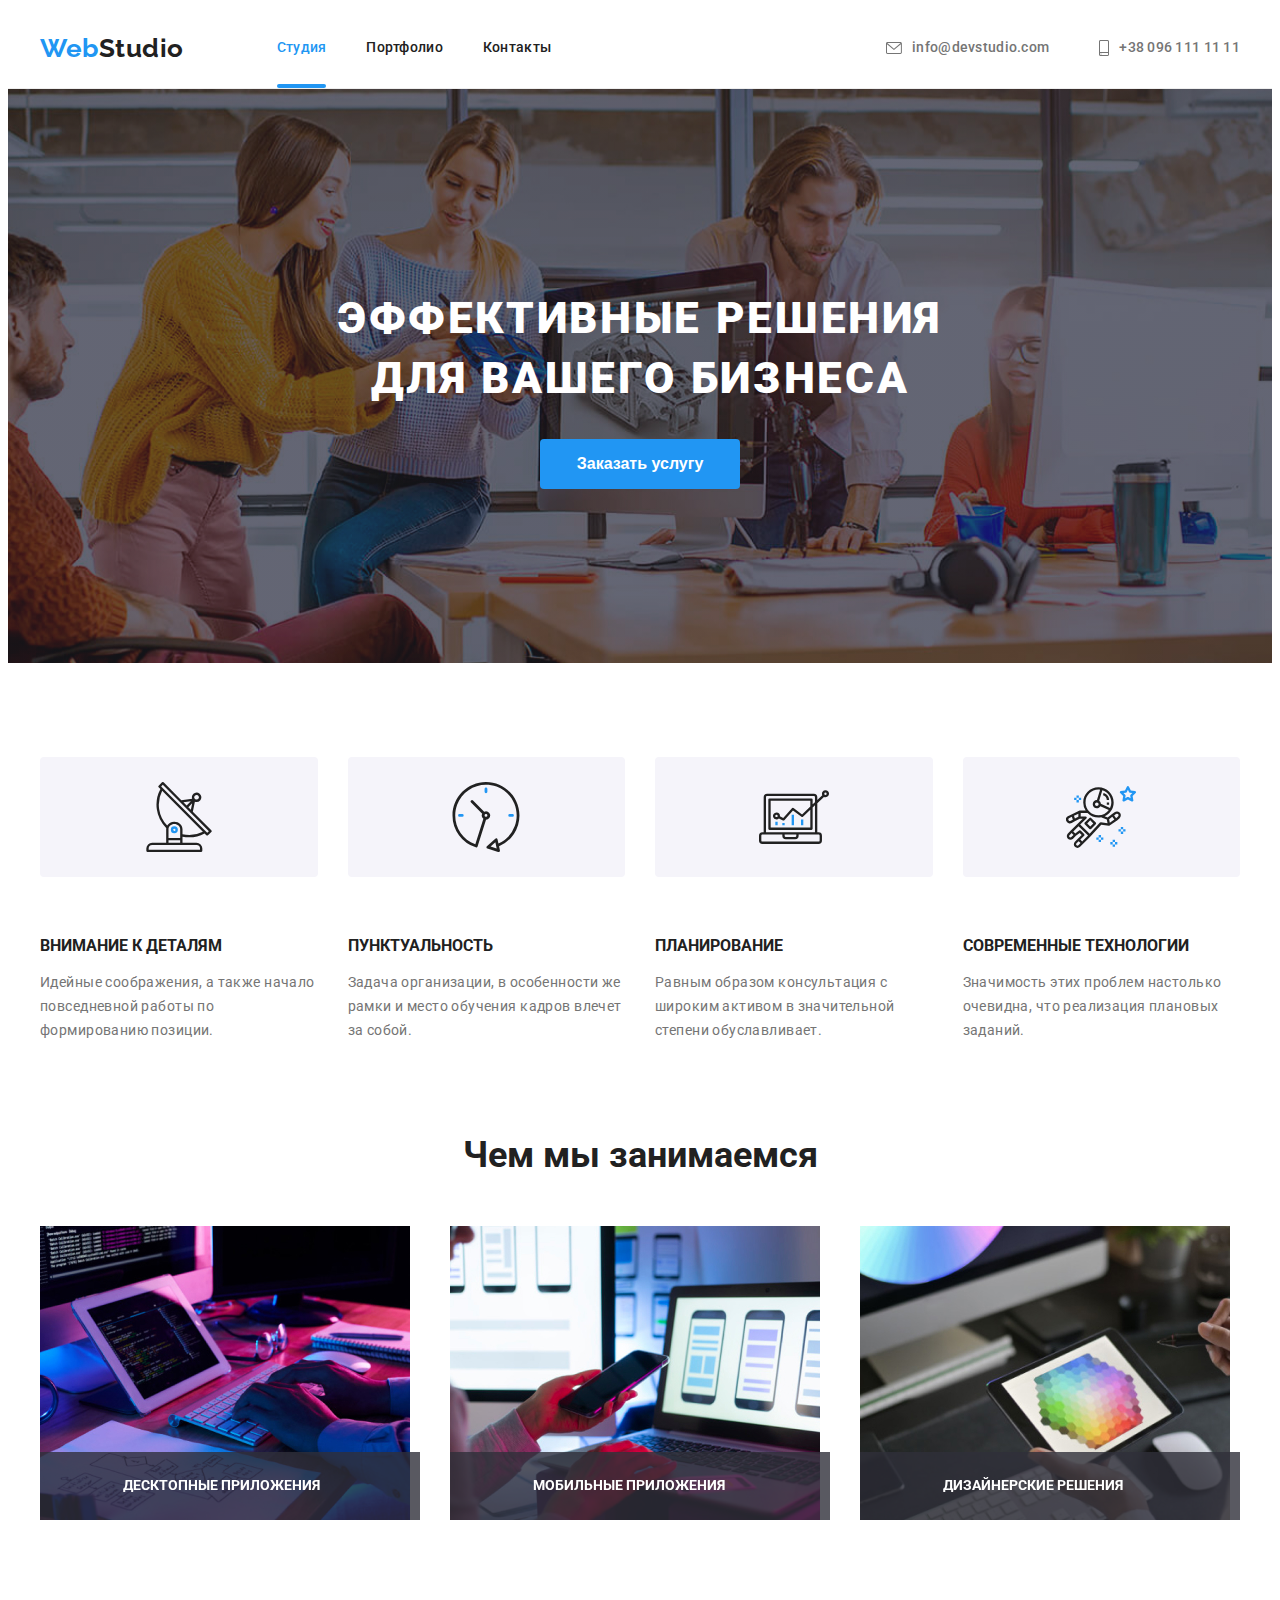
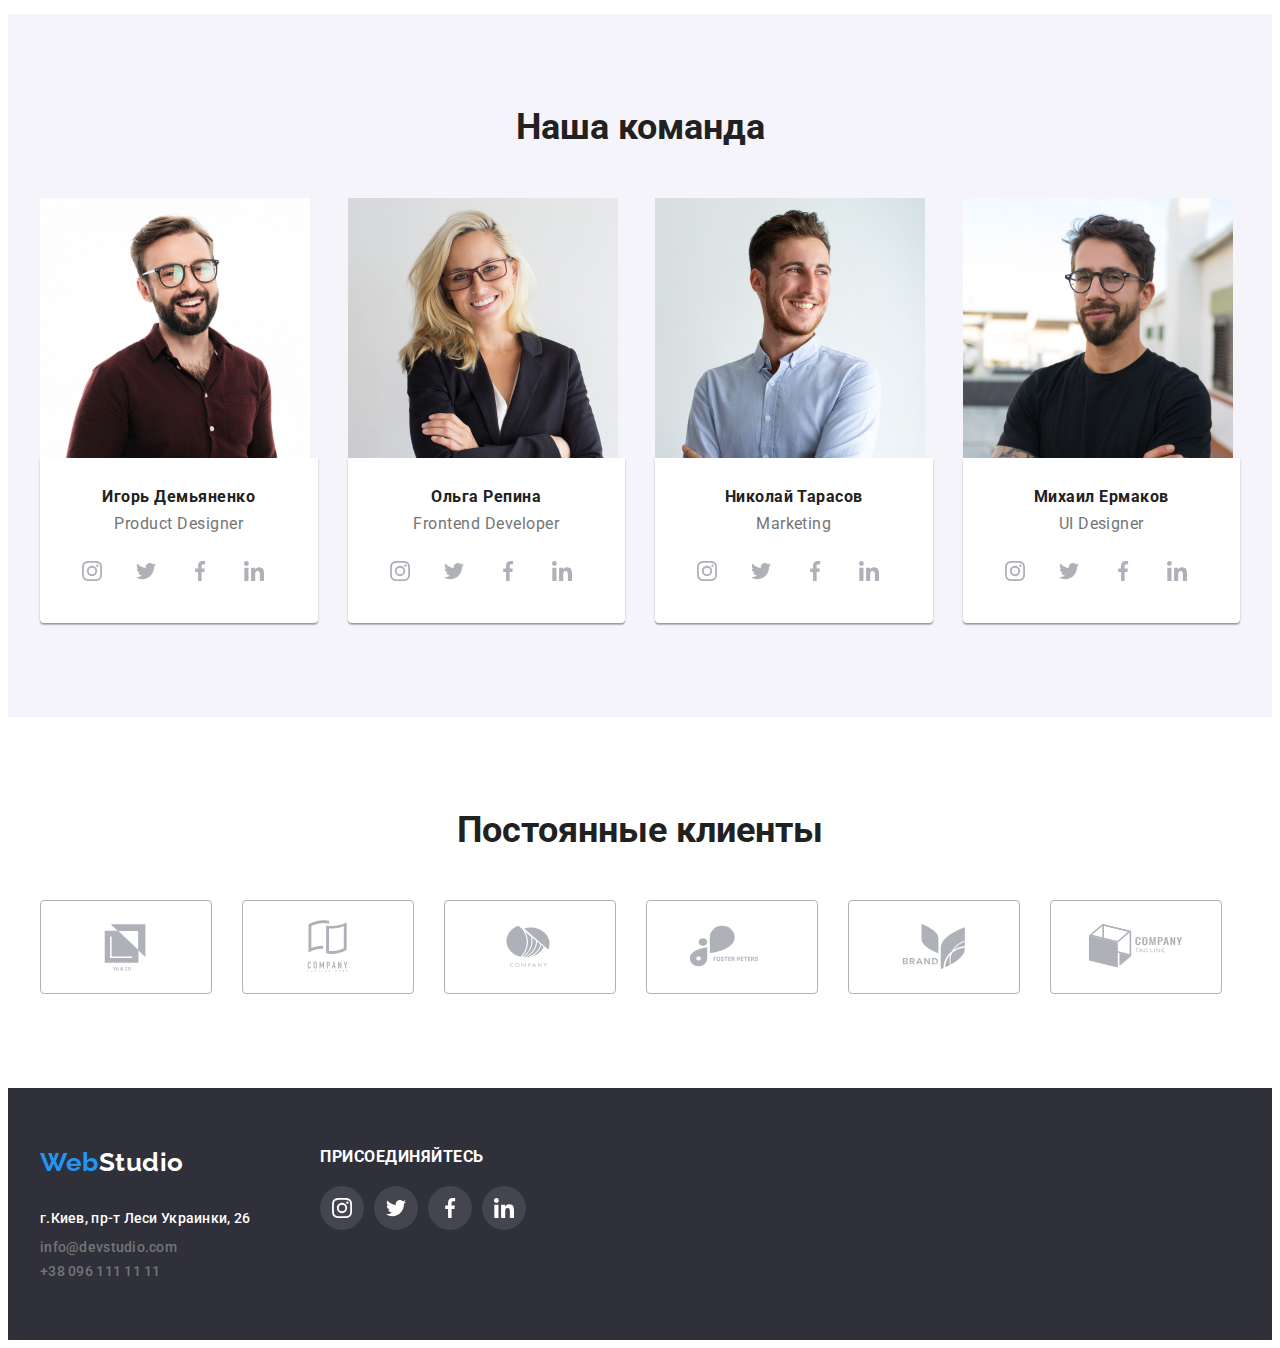
<file: index.html>
<!DOCTYPE html>
    <html lang="ru">
    <head>
        <meta charset="UTF-8">
        <meta http-equiv="X-UA-Compatible" content="IE=edge">
        <meta name="viewport" content="width=device-width, initial-scale=1.0">
        <title>HOMEWORK5</title>
        <link href="https://fonts.googleapis.com/css2?family=Raleway:wght@700&family=Roboto:wght@400;500;700;900&display=swap" 
        rel="stylesheet">
        <link rel="stylesheet" href="https://cdnjs.cloudflare.com/ajax/libs/modern-normalize/1.1.0/modern-normalize.min.css" integrity="sha512-wpPYUAdjBVSE4KJnH1VR1HeZfpl1ub8YT/NKx4PuQ5NmX2tKuGu6U/JRp5y+Y8XG2tV+wKQpNHVUX03MfMFn9Q==" crossorigin="anonymous" referrerpolicy="no-referrer" />
        <link rel="stylesheet" href="css/styles.css">


    </head>

    <body>
    <header>
        <div class="main-nav container">
        <nav class="main-nav">
        <a href="" class="logo"><span class="letters">Web</span><span>Studio</span></a>
        <ul class="nav-list">
            <li class="navigate"><a href="./index.html" class="link-current">Студия</a></li>
            <li class="navigate"><a href="./portfolio.html" class="link">Портфолио</a></li>
            <li class="navigate"><a href="" class="link">Контакты</a></li>
        </ul>
        </nav>  
            <ul class="contact-info">   
            <li class="navigate">
                <a class="comunication" href="mailto:info@devstudio.com">
                    <svg class="letter" width="16" height="12">
                    <use href="./images/icons.svg#letter">
                    </use>
                </svg>
                    info@devstudio.com</a>
            </li>
            <li class="navigate"><a class="comunication" href="tel:+380961111111">
                <svg class="smartphone" width="10" height="16">
                    <use href="./images/icons.svg#smartphone">
                    </use>
                </svg>
                +38 096 111 11 11</a>
            </li>
    </ul>
</div>
    </header>
    <main>
    <!-- cекция hero -->
        <section class="hero">
            <div class="container">
            <h1 class="main-header">Эффективные решения<br>для вашего бизнеса</h1>
            <button type="button" class="btn-link" data-modal-open>Заказать услугу</button>
                <!-- модальное окно -->
                <div class="backdrop is-hidden" data-modal>
                    <div class="backdrop-form">
                        <button class="backdrop-btn" type="button"  data-modal-close>
                     <svg class="backdrop-icon" width="30" height="30">
                      <use href="./images/icons.svg#close-black"></use>
                     </svg>
                    </button>
                </div>
                </div>
            
            </div>
        </section>
        <!-- cекция 2 список-->
        <section class="structure-company">
            <div class="container">
            <h2 hidden>Механика и структура работы</h2>
            <ul class="advantage">
                <li class="list-item">
                    <div class="picture-cards">
                    <svg class="header-icons" width="70" height="70">
                     <use href="./images/icons.svg#antenna">
                     </use>
                </svg>
            </div>
                    <h3 class="tools">Внимание к деталям</h3>
                    <p class="tools-topic">Идейные соображения, а также начало повседневной работы по формированию позиции.</p>
                </li>
                <li class="list-item">
                    <div class="picture-cards">
                    <svg class="header-icons" width="70" height="70">
                        <use href="./images/icons.svg#clock">
                        </use>
                   </svg>
                </div>
                    <h3 class="tools">Пунктуальность</h3>
                    <p class="tools-topic">Задача организации, в особенности же рамки и место обучения кадров влечет за собой.</p>
                </li>
                <li class="list-item">
                    <div class="picture-cards">
                    <svg class="header-icons" width="70" height="70">
                        <use href="./images/icons.svg#diagram">
                        </use>
                   </svg>
                </div>
                    <h3 class="tools">Планирование</h3>
                    <p class="tools-topic">Равным образом консультация с широким активом в значительной степени обуславливает.</p>
                </li>
                <li class="list-item">
                    <div class="picture-cards">
                    <svg class="header-icons" width="70" height="70">
                        <use href="./images/icons.svg#astronaut">
                        </use>
                   </svg>
                </div>
                    <h3 class="tools">Современные технологии</h3>
                    <p class="tools-topic">Значимость этих проблем настолько очевидна, что реализация плановых заданий.</p>
                </li>
            </ul>
        </div>
        
        </section>
   
<!-- секция 3 -->
        <section class="structure-companies">
            <div class="container-second">
            <h2 class="description">Чем мы занимаемся</h2>
            
     
            <ul class="flex-element">
                <li class="item">
                    <div class="thumbers">
                    <img  src="images/img(1).jpg" alt="computer" width="370" height="294">
                    <div class="thumbs">
                        <h3 class="describe-offers">Десктопные приложения</h3>
                </div>
            </div>
                </li>
            
                <li class="item">
                    <div class="thumbers">
                    <img  src="images/img(2).jpg" alt="phone" width="370" height="294">
                    <div class="thumbs">
                        <h3 class="describe-offers">Мобильные приложения</h3>
                </div>
            </div>
                </li>
                <li class="item">
                    <div class="thumbers">
                    <img  src="images/img(3).jpg" alt="tablet" width="370" height="294">
                    <div class="thumbs">
                        <h3 class="describe-offers">Дизайнерские решения</h3>
                    </div>
                </div>
                </li>
            </ul>
        
        </section>
    <!--cекция 4 -->
 
           <section class="team-dream">
               <div class="container">
                   <h2 class="description">Наша команда</h2>
            <ul class="prof-list">
                <li class="items"> 
                <img class="no-gap" src="images/proddesigner.jpg" alt="Product Designer" width="270" height="260">
                <div class="card-item">
                <h3 class="surname">Игорь Демьяненко</h3>
                <p class="position">Product Designer</p>
                <ul class="networks">
                <li class="social-items">
                    <a class="social-things" href="instagram">
                    <svg class="messengers" width="20" height="20">
                        <use href="./images/icons.svg#instagram">
                        </use>
                   </svg>
                </a>
                </li>
                <li class="social-items">
                    <a class="social-things" href="twitter">
                    <svg class="messengers" width="20" height="20">
                        <use href="./images/icons.svg#twitter">
                        </use>
                   </svg>
                </a>
                </li>
                <li class="social-items">
                    <a class="social-things" href="facebook">
                    <svg class="messengers" width="20" height="20">
                        <use href="./images/icons.svg#facebook">
                        </use>
                   </svg>
                </a>
                </li>
                <li class="social-items">
                    <a class="social-things" href="linkedin">
                    <svg class="messengers" width="20" height="20">
                        <use href="./images/icons.svg#linkedin">
                        </use>
                   </svg>
                </a>
                </li>
            </ul>
            </div>
            </li>
                <li class="items">
                <img class="no-gap" src="images/frontdev.jpg" alt="Frontend Developer" width="270" height="260">
                <div class="card-item">
                <h3 class="surname">Ольга Репина</h3>
                <p class="position">Frontend Developer</p>
                <ul class="networks">
                    <li class="social-items">
                        <a class="social-things" href="instagram">
                        <svg class="messengers" width="20" height="20">
                            <use href="./images/icons.svg#instagram">
                            </use>
                       </svg>
                    </a>
                    </li>
                    <li class="social-items">
                        <a class="social-things" href="twitter">
                        <svg class="messengers" width="20" height="20">
                            <use href="./images/icons.svg#twitter">
                            </use>
                       </svg>
                    </a>
                    </li>
                    <li class="social-items">
                        <a class="social-things" href="facebook">
                        <svg class="messengers" width="20" height="20">
                            <use href="./images/icons.svg#facebook">
                            </use>
                       </svg>
                    </a>
                    </li>
                    <li class="social-items">
                        <a class="social-things" href="linkedin">
                        <svg class="messengers" width="20" height="20">
                            <use href="./images/icons.svg#linkedin">
                            </use>
                       </svg>
                    </a>
                    </li>
                </ul>
            </div>
            </li>
                <li class="items"> 
                <img class="no-gap" src="images/marketing.jpg" alt="Marketing" width="270" height="260">
                <div class="card-item">
                <h3 class="surname">Николай Тарасов</h3>
            <p class="position">Marketing</p>
            <ul class="networks">
                <li class="social-items">
                    <a class="social-things" href="instagram">
                    <svg class="messengers" width="20" height="20">
                        <use href="./images/icons.svg#instagram">
                        </use>
                   </svg>
                </a>
                </li>
                <li class="social-items">
                    <a class="social-things" href="twitter">
                    <svg class="messengers" width="20" height="20">
                        <use href="./images/icons.svg#twitter">
                        </use>
                   </svg>
                </a>
                </li>
                <li class="social-items">
                    <a class="social-things" href="facebook">
                    <svg class="messengers" width="20" height="20">
                        <use href="./images/icons.svg#facebook">
                        </use>
                   </svg>
                </a>
                </li>
                <li class="social-items">
                    <a class="social-things" href="linkedin">
                    <svg class="messengers" width="20" height="20">
                        <use href="./images/icons.svg#linkedin">
                        </use>
                   </svg>
                </a>
                </li>
            </ul>
        </div>
            </li>
            <li class="items">
            <img class="no-gap" src="images/uidesigner.jpg" alt="UI Designer" width="270" height="260">
            <div class="card-item">
            <h3 class="surname">Михаил Ермаков</h3>
        <p class="position">UI Designer</p>
        <ul class="networks">
            <li class="social-items">
                <a class="social-things" href="instagram">
                <svg class="messengers" width="20" height="20">
                    <use href="./images/icons.svg#instagram">
                    </use>
               </svg>
            </a>
            </li>
            <li class="social-items">
                <a class="social-things" href="twitter">
                <svg class="messengers" width="20" height="20">
                    <use href="./images/icons.svg#twitter">
                    </use>
               </svg>
            </a>
            </li>
            <li class="social-items">
                <a class="social-things" href="facebook">
                <svg class="messengers" width="20" height="20">
                    <use href="./images/icons.svg#facebook">
                    </use>
               </svg>
            </a>
            </li>
            <li class="social-items">
                <a class="social-things" href="linkedin">
                <svg class="messengers" width="20" height="20">
                    <use href="./images/icons.svg#linkedin">
                    </use>
               </svg>
            </a>
            </li>
        </ul>
        </div>
        </li> 
        </ul>
</div>
         </section>

         <!-- cекция 5 -->
         <section class="structure-company">
            <div class="container">
                <h2 class="description">Постоянные клиенты</h2>
                <ul class="coloboration">
                    <li class="peer-part">
                        <a class="partners" href="union1">
                            <svg class="partnership" width="106" height="60">
                                <use href="./images/icons.svg#union1">
                                </use>
                           </svg>
                        </a>  
                    </li>
                    <li class="peer-part">
                        <a class="partners" href="union2">
                            <svg class="partnership" width="106" height="60">
                                <use href="./images/icons.svg#union2">
                                </use>
                           </svg>
                        </a>  
                    </li>
                    <li class="peer-part">
                        <a class="partners" href="union3">
                            <svg class="partnership" width="106" height="60">
                                <use href="./images/icons.svg#union3">
                                </use>
                           </svg>
                        </a>  
                    </li>
                    <li class="peer-part">
                        <a class="partners" href="uaandco">
                            <svg class="partnership" width="106" height="60">
                                <use href="./images/icons.svg#union4">
                                </use>
                           </svg>
                        </a>  
                    </li>
                    <li class="peer-part">
                        <a class="partners" href="uaandco">
                            <svg class="partnership" width="106" height="60">
                                <use href="./images/icons.svg#union5">
                                </use>
                           </svg>
                        </a>  
                    </li>
                    <li class="peer-part">
                        <a class="partners" href="uaandco">
                            <svg class="partnership" width="106" height="60">
                                <use href="./images/icons.svg#union6">
                                </use>
                           </svg>
                        </a>  
                    </li>
                </ul>
            </div>
        </section>

        </main>
        <footer class="adress-details">
            <div class="separation">
                <div class="output">
            <a href="#" class="logo-footer"><span class="letters">Web</span><span class="color">Studio</span></a>
         <address>
            <ul class="footer-list">
           <li class="random">
               <a href="https://goo.gl/maps/Ega7JQtFbg4uDQiL7" target="_blank" rel="noopener noreferrer" class="town-adress">г.Киев, пр-т Леси Украинки, 26</a></li>
           <li class="random"><a href="mailto:info@devstudio.com" class="comunications">info@devstudio.com</a></li>
           <li class="random"><a href="tel:+380961111111" class="comunications">+38 096 111 11 11</a></li> 
        </ul>
        </address> 
    </div>
    <div class="container-networks">
        <h3 class="footer-adds">присоединяйтесь</h3>
        <ul class="network">
            <li class="social-items">
                <a class="social-thing" href="instagram">
                <svg class="messengers" width="20" height="20">
                    <use href="./images/icons.svg#instagram">
                    </use>
               </svg>
            </a>
            </li>
            <li class="social-items">
                <a class="social-thing" href="twitter">
                <svg class="messengers" width="20" height="20">
                    <use href="./images/icons.svg#twitter">
                    </use>
               </svg>
            </a>
            </li>
            <li class="social-items">
                <a class="social-thing" href="facebook">
                <svg class="messengers" width="20" height="20">
                    <use href="./images/icons.svg#facebook">
                    </use>
               </svg>
            </a>
            </li>
            <li class="social-items">
                <a class="social-thing" href="linkedin">
                <svg class="messengers" width="20" height="20">
                    <use href="./images/icons.svg#linkedin">
                    </use>
               </svg>
            </a>
            </li>
        </ul>
    </div>
</div>
    </footer>
    <script src="./js/modal.js"></script>
        </body>
        </html>
</file>
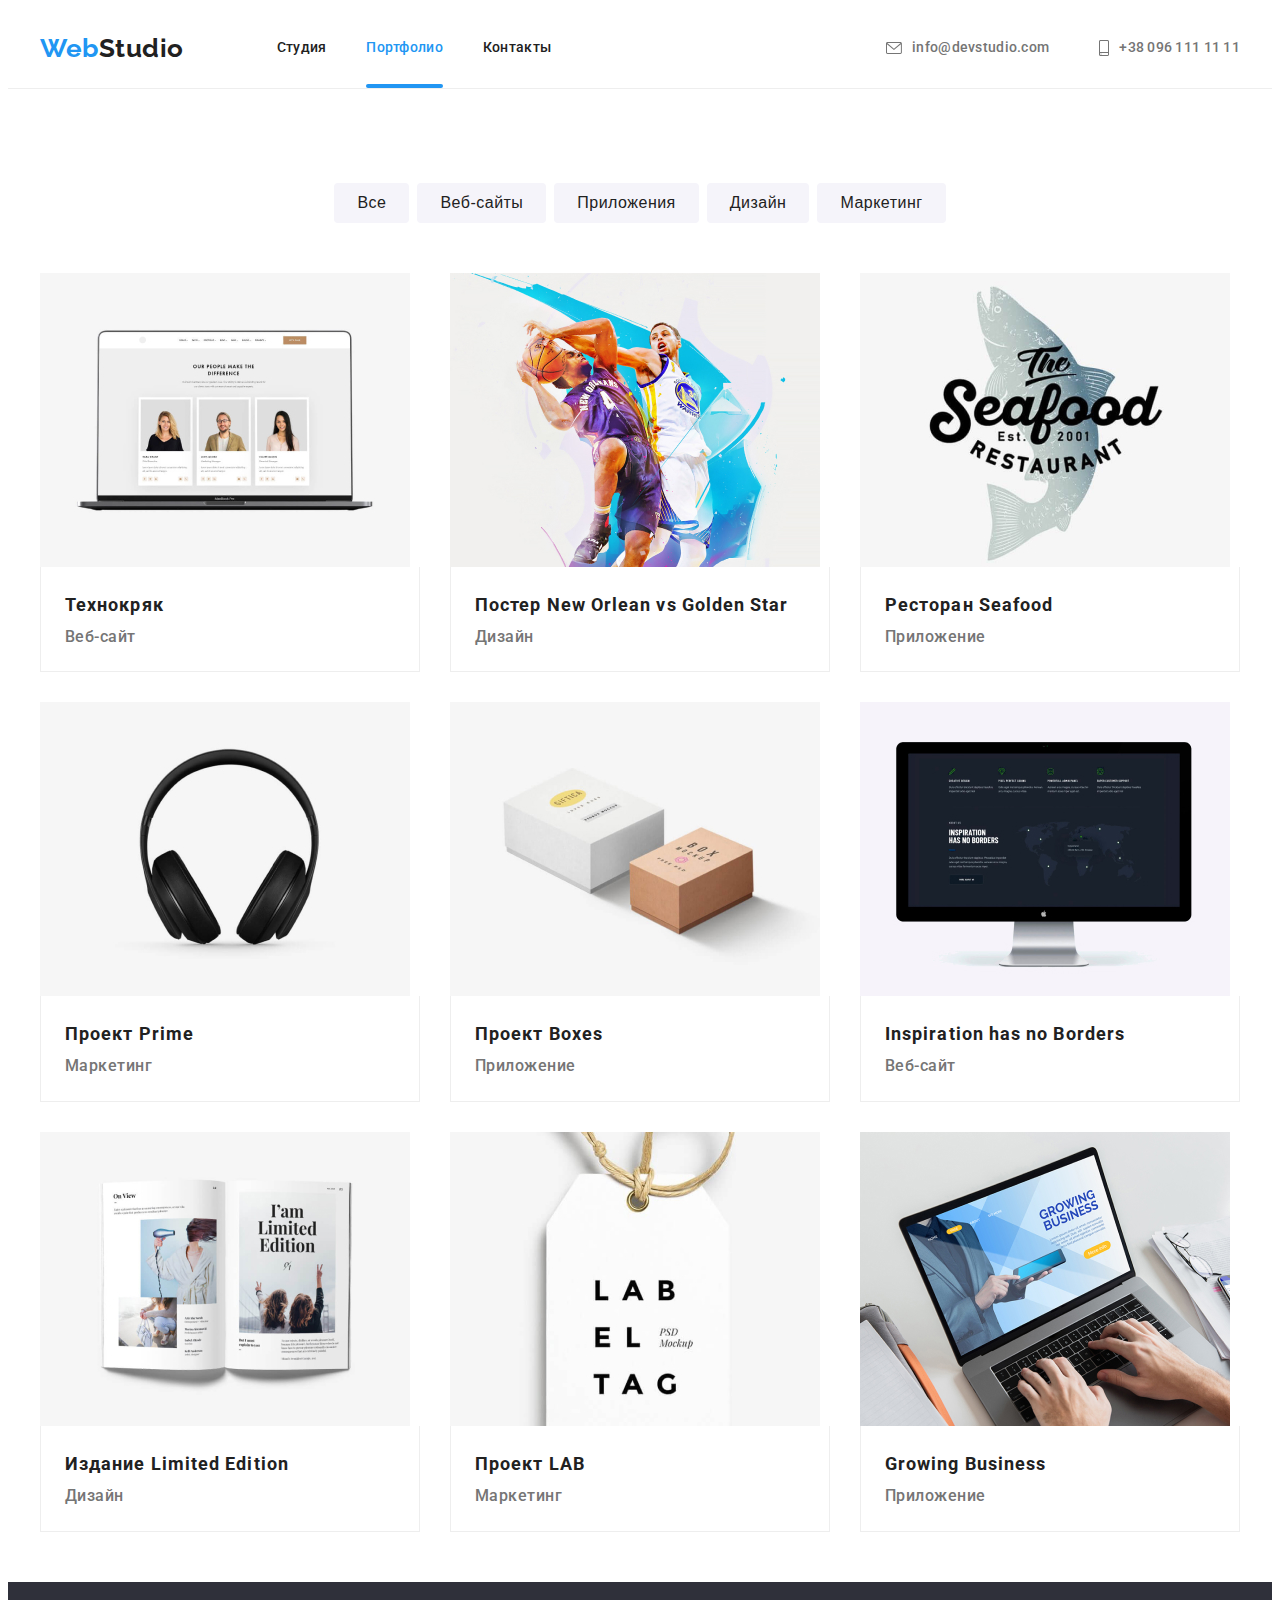
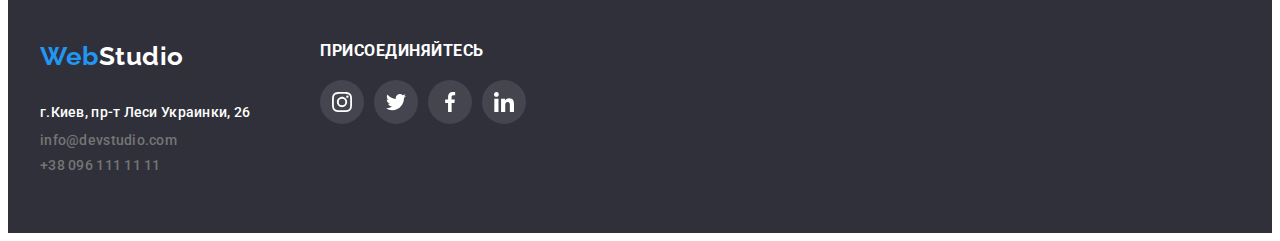
<file: portfolio.html>
<!DOCTYPE html>
<html lang="ru">
<head>
    <meta charset="UTF-8">
    <meta http-equiv="X-UA-Compatible" content="IE=edge">
    <meta name="viewport" content="width=device-width, initial-scale=1.0">
    <title>portfolio</title>
    <link href="https://fonts.googleapis.com/css2?family=Raleway:wght@700&family=Roboto:wght@400;500;700;900&display=swap" 
        rel="stylesheet">
        <link rel="stylesheet" href="https://cdnjs.cloudflare.com/ajax/libs/modern-normalize/1.1.0/modern-normalize.min.css" integrity="sha512-wpPYUAdjBVSE4KJnH1VR1HeZfpl1ub8YT/NKx4PuQ5NmX2tKuGu6U/JRp5y+Y8XG2tV+wKQpNHVUX03MfMFn9Q==" crossorigin="anonymous" referrerpolicy="no-referrer" />
        <link rel="stylesheet" href="css/styles.css">
</head>
<body>
    <body>
        <header>
            <div class="main-nav container">
            <nav class="main-nav">
            <a href="" class="logo"><span class="letters">Web</span><span>Studio</span></a>
            <ul class="nav-list">
                <li class="navigate"><a href="./index.html" class="link">Студия</a></li>
                <li class="navigate"><a href="./portfolio.html" class="link-current">Портфолио</a></li>
                <li class="navigate"><a href="" class="link">Контакты</a></li>
            </ul>
        </nav>  
        <ul class="contact-info">   
            <li class="navigate">
                <a class="comunication" href="mailto:info@devstudio.com">
                    <svg class="letter" width="16" height="12">
                    <use href="./images/icons.svg#letter">
                    </use>
                </svg>
                    info@devstudio.com</a>
            </li>
            <li class="navigate"><a class="comunication" href="tel:+380961111111">
                <svg class="smartphone" width="10" height="16">
                    <use href="./images/icons.svg#smartphone">
                    </use>
                </svg>
                +38 096 111 11 11</a>
            </li>
    </ul>
</div>

    </header>
    <main>
<!--  карточки портфолио -->

<section class="cards-views">
    <div class="container">
    <h1 hidden>Портфолио вторая страница</h1>  

        <ul class="social-links">
        <li class="links-item"><button type="button" class="btn-links">Все</button></li>
        <li class="links-item"><button type="button" class="btn-links">Веб-сайты</button></li>
        <li class="links-item"><button type="button" class="btn-links">Приложения</button></li>
        <li class="links-item"><button type="button" class="btn-links">Дизайн</button></li>
        <li class="links-item"><button type="button" class="btn-links">Маркетинг</button></li>
    </ul>
    
    <ul class="cards-view">
        <li class="image-frame"> 
        <a class="cards-icons" href=""> 
            <div class="thumber-shumber">
            <img 
            src="images/portfolio-photos/website.jpg" alt="" width="370" height="294">
            <div class="overlay-card">
            <p class="overlay-text">Ресурс предлагает комплексные предложения с разным уровнем функционала и сервисов. Все это позволит посетителю получить исчерпывающие сведения о компании или частном лице.</p>
            </div>
        </div>
            <div class="card-items">
            <h2 class="header-size">Технокряк</h2>
        <p class="positions">Веб-сайт</p>
    </div>
</a>
    </li>

            <li class="image-frame"> 
                <a class="cards-icons" href="">
                    <div class="thumber-shumber">
                    <img 
                    src="images/portfolio-photos/design.jpg" alt="" width="370" height="294">
                    <div class="overlay-card">
                        <p class="overlay-text">Ресурс предлагает комплексные предложения с разным уровнем функционала и сервисов. Все это позволит посетителю получить исчерпывающие сведения о компании или частном лице.</p>
                        </div>
                    </div>
                    <div class="card-items">
            <h2 class="header-size">Постер New Orlean vs Golden Star</h2>
            <p class="positions">Дизайн</p>
        </div>
    </a>
        </li>
                <li class="image-frame"> 
                    <a class="cards-icons" href="">
                        <img 
                        src="images/portfolio-photos/restaurant.jpg" alt="" width="370" height="294">
                        <div class="card-items">
                        <h2 class="header-size">Ресторан Seafood</h2>
                <p class="positions">Приложение</p>
            </div>
        </a>
            </li>
                    <li class="image-frame"> 
                        <a class="cards-icons" href="">
                            <img src="images/portfolio-photos/marketproject.jpg" alt="" width="370" height="294">
                            <div class="card-items">
                            <h2 class="header-size">Проект Prime</h2>
                    <p class="positions">Маркетинг</p>
                </div>
            </a>
                </li>
                        <li class="image-frame"> 
                            <a class="cards-icons" href="">
                                <img src="images/portfolio-photos/application.jpg" alt="" width="370" height="294">
                                <div class="card-items">
                                <h2 class="header-size"> Проект Boxes</h2>
                        <p class="positions">Приложение</p>
                    </div>
                </a>
                    </li>
                            <li class="image-frame">  
                                <a class="cards-icons" href="">
                                    <img src="images/portfolio-photos/desktop.jpg" alt="" width="370" height="294">
                                    <div class="card-items">
                                    <h2 class="header-size">Inspiration has no Borders</h2>
                            <p class="positions">Веб-сайт</p>
                        </div>
                    </a>
                        </li>
                                <li class="image-frame"> 
                                    <a class="cards-icons" href="">
                                        <img src="images/portfolio-photos/jurnal.jpg" alt="" width="370" height="294">
                                        <div class="card-items">
                                        <h2 class="header-size">Издание Limited Edition</h2>
                                <p class="positions">Дизайн</p>
                            </div>
                        </a>
                            </li>
                                    <li class="image-frame"> 
                                        <a class="cards-icons" href="">
                                            <img src="images/portfolio-photos/labproject.jpg" alt="" width="370" height="294">
                                            <div class="card-items">
                                            <h2 class="header-size">Проект LAB</h2>
                                    <p class="positions">Маркетинг</p>
                                </div>
                            </a>
                                </li>
                                        <li class="image-frame"> 
                                            <a class="cards-icons" href="">
                                                <img src="images/portfolio-photos/noteonlaptop.jpg" alt="" width="370" height="294">
                                                <div class="card-items">
                                                <h2 class="header-size">Growing Business</h2>
                                        <p class="positions">Приложение</p>
                                    </div>
                                </a>
                                    </li>
                                        </ul>  
                                    </div>
                                </div>
</section>
 </main>
 <footer class="adress-details">
    <div class="separation">
        <div class="output">
    <a href="#" class="logo-footer"><span class="letters">Web</span><span class="color">Studio</span></a>
 <address>
    <ul class="footer-list">
   <li class="random">
       <a href="https://goo.gl/maps/Ega7JQtFbg4uDQiL7" target="_blank" rel="noopener noreferrer" class="town-adress">г.Киев, пр-т Леси Украинки, 26</a></li>
   <li class="random"><a href="mailto:info@devstudio.com" class="comunications">info@devstudio.com</a></li>
   <li class="random"><a href="tel:+380961111111" class="comunications">+38 096 111 11 11</a></li> 
</ul>
</address> 
</div>
<div class="container-networks">
<h3 class="footer-adds">присоединяйтесь</h3>
<ul class="network">
    <li class="social-items">
        <a class="social-thing" href="instagram">
        <svg class="messengers" width="20" height="20">
            <use href="./images/icons.svg#instagram">
            </use>
       </svg>
    </a>
    </li>
    <li class="social-items">
        <a class="social-thing" href="twitter">
        <svg class="messengers" width="20" height="20">
            <use href="./images/icons.svg#twitter">
            </use>
       </svg>
    </a>
    </li>
    <li class="social-items">
        <a class="social-thing" href="facebook">
        <svg class="messengers" width="20" height="20">
            <use href="./images/icons.svg#facebook">
            </use>
       </svg>
    </a>
    </li>
    <li class="social-items">
        <a class="social-thing" href="linkedin">
        <svg class="messengers" width="20" height="20">
            <use href="./images/icons.svg#linkedin">
            </use>
       </svg>
    </a>
    </li>
</ul>
</div>
</div>
</footer>
</body>
</html>
</file>
<file: css/styles.css>
:root{
    --primary-text-color:#757575;
    --title-text-color:#212121;
    --accent-color:#2196F3;
    --accent-color-second:#fff;
    --accent-color-header:#2196F3;
    --accent-bgc-hero:#2F303A;
    --accent-bgc-fonescreen:#C4C4C4;
    --accent-bgc-folio:#F5F4FA;
    --accent-border:#EEEEEE;
    --border-line:#ECECEC;
    --accent-color-networks:#AFB1B8;
    /* border 30 px between cards */
    --card-border-item:30px;
    --border-shadow-area:0px 1px 3px rgba(0, 0, 0, 0.12), 
    0px 1px 1px rgba(0, 0, 0, 0.14), 0px 2px 1px rgba(0, 0, 0, 0.2);
    --border-radius:0px 0px 4px 4px;
    --shadow-area-portfolio: 0px 3px 1px rgba(0, 0, 0, 0.1), 0px 1px 2px rgba(0, 0, 0, 0.08), 0px 2px 2px rgba(0, 0, 0, 0.12);
    --shadow-area-portfolio-card:0px 1px 1px rgba(0, 0, 0, 0.12), 0px 4px 4px rgba(0, 0, 0, 0.06), 1px 4px 6px rgba(0, 0, 0, 0.16);
    --timing-function:cubic-bezier(0.4, 0, 0.2, 1);
    }


    
    body{
        font-family:Roboto,sans-serif;
        font-size:14px;
        color:var(--primary-text-color);
        text-decoration:none;
      }
    /* Класы чтобы убрать точки списка */
    ul,li{
      list-style-type: none;
      padding: 0;
      margin: 0;
      }
    
      header{
        border-bottom: 1px solid var(--accent-border);
      }

    .container{
      width: 1200px;
      padding-left: 15px;
      padding-right: 15px;
      margin-left: auto;
      margin-right: auto;
    }
      
      

    .structure-company{
      padding-top: 94px;
      padding-bottom: 94px;
    }
    

    .main-nav{
      display: block;
      display:flex;
      align-items: center;
    }
    
      .logo {
        
        display: inline-block;
        margin-right: 93px;
    
        font-family: Raleway,sans-serif;
        font-weight: 700;
        font-size: 26px;
        line-height: 1.1;
        color:var(--title-text-color);
        text-decoration: none;
        padding-top: 24px;
        padding-bottom: 24px;
        transition: transform 250ms var(--timing-function);
        
      } 
    
    .logo:hover,
    .logo:focus
    {
        color:var(--accent-color);  
    }
    
      .letters{
          color:var(--accent-color);
      }
    
      .nav-list{
      display: flex;
      font-size: 14px;
      line-height: 1.1;
      text-decoration: none;
      
      color:var(--title-text-color);
      font-weight:500;
      font-size: 14px;
      line-height: 1.1;
      letter-spacing: 0.02em;
      }
    
      .nav-list .link{
        padding-top: 32px; 
        padding-bottom: 32px;
        display: block;
        text-align: center;
        font-weight: 500;
        font-size: 14px;
        line-height: 1.1;
        letter-spacing: 0.02em;
        color: var(--title-text-color);
  
      }
    /* подчеркивание границы перехода */
      .link-current{
        padding-top: 32px; 
        padding-bottom: 32px;
        display: block;
        text-align: center;
        font-weight: 500;
        font-size: 14px;
        line-height: 1.1;
        letter-spacing: 0.02em;
       color:var(--accent-color-header);
       
       position: relative;
       
      }

      .link-current::after{
        content: '';
        position: absolute;
        width: 100%;
        left: 0;
        bottom: 0;
        height: 4px;
        border-radius: 2px;
        background-color: var(--accent-color);
        transition: color 250ms var(--timing-function);
      }
      

     .nav-list .navigate{
      
    margin-right: 50px;
    display: block;
     }
    
     .nav-list .navigate:last-child{
      margin-right: 0;
     }
    
     .nav-list .navigate:not(:last-child){
     
      margin-right: 40px;
     }
    
      .nav-list .link:hover,
      .nav-list .link:focus
      {  
      
        color: var(--accent-color);
      }
    
    
      .contact-info{
       display: flex;
       align-items: center;
       margin-left: auto;
      }
    
      .contact-info .navigate:not(:last-child){
      margin-right: 50px;
    
      }


      .main-nav .comunication{
        display: flex;
        align-items: center;
        color: var(--primary-text-color); 
        transition: color 250ms var(--timing-function);
      }
      
      .letter,
      .smartphone {
      margin-right: 10px;
      fill: currentColor;
      }
 
      /* активная ссылка при переходе на другую страницу*/
    
      
      /* интерактивные ссылки емейл и номер телефона */
      a {
       
        font-size: 14px;
        line-height: 1.1;
        text-decoration: none;
        color:var(--primary-text-color);
        font-weight: 500;
        font-size: 14px;
        line-height: 1.1;
        letter-spacing: 0.02em;
        font-style: normal;
        
        display:block;
      }
     
    
     .comunication{
      padding-top: 32px;
      padding-bottom: 32px;
      transition: color 250ms var(--timing-function);
     }

    .comunication:hover,
    .comunication:focus
    {
    
    color:var(--accent-color);
    }
    

    
      /* section hero */
    .hero {
      border: 1 solid var(--accent-border);
      background-color: var(--accent-bgc-fonescreen);
      text-align:center;
      padding-top: 200px;
      padding-bottom: 174px;

      background-image:linear-gradient( to bottom,  rgba(47, 48, 58, 0.4),  rgba(47, 48, 58, 0.4)),
      url(../images/fonescreen.jpg); 
      background-repeat: no-repeat;
      background-position: center;
      background-size: 1600px 600px;
      
    }
    
      .main-header{
      color: var(--accent-color-second);
      font-weight: 900;
      font-size: 44px;
      line-height: 1.36;
      letter-spacing: 0.06em;
      text-transform: uppercase;
      padding: 0;
      margin: 0;
      margin-bottom: 30px;
      }
    
      /* кнопка */
    
 .btn-link{
    
      display: inline-block;
      border-radius: 4px;
      padding: 10px 32px;
      min-width: 200px;
      border: 1px solid transparent;
     
    
      color:var(--accent-color-second);
      background:var(--accent-color);
      font-weight: 700;
      font-size: 16px;
      line-height: 1.8;
      cursor: pointer;
    }

    
    .btn-link{
      transition: background-color 250ms cubic-bezier(0.4, 0, 0.2, 1);
    }
  
   
    
    /* модальное окно */

    .backdrop.is-hidden{
      opacity: 0;
      pointer-events: none;
      
    }

    .backdrop{
      position: fixed;
      top: 0;
      left: 0;
      width: 100vw;
      height: 100vh;
      background: rgba(0, 0, 0, 0.2);
      opacity: 1;
      visibility: visible;
      transition: opacity 250ms var(--timing-function) visibility 250ms var(--timing-function);
      
    }

    .backdrop.is-hidden .backdrop-form{
      transform: translate(-50%, -50%);
      scale: (0.9);
    }

.backdrop-form {
  position: absolute;
  top: 50%;
  left: 50%;
  transform: translate(-50%, -50%) scale(1);
  min-width: 528px;
  min-height: 581px;
  background-color: var(--accent-bgc-folio);
  box-shadow: 0px 1px 3px rgba(0, 0, 0, 0.12), 0px 1px 1px rgba(0, 0, 0, 0.14), 0px 2px 1px rgba(0, 0, 0, 0.2);
border-radius: 4px;
transition: transform 250ms var(--timing-function);
}

.backdrop-btn{
  position: absolute;
  top: 8px;
  right: 8px;
  border: 0;
  padding: 0;
  
  background-color: var(--accent-bgc-folio);
  border: 1px solid rgba(0, 0, 0, 0.1);
  border-radius: 50%;
  cursor: pointer;
  transition: transform 250ms var(--timing-function);
}

.backdrop-icon{
  display: flex;
  align-items: center;
  justify-content: center;
}

    /* cекция 2 */
    
    /* спрятаный заголовк */
    
    #hidden{
      display: block;
    }
    
    
      .advantage{
      display: flex;
      padding: 0;
      
      }
    
    .list-item{
      flex-basis: calc(100% / 4);
    }
      /* картинки для второй секции на спрайтах */

    
     .picture-cards{
      display: flex;
      align-items: center;
      justify-content: center;
      background-color: var(--accent-bgc-folio);
      border-radius: 4px;
      margin-bottom: 30px;
      height: 120px;
    }

    .advantage .list-item:not(:last-child){
      margin-right: 30px;
     }
     
      .tools{
      font-size: 16px;
      text-transform: uppercase;
      line-height:1.1;
      color: var(--title-text-color);
      margin-top: 0;
      padding-top: 30px;
      }
    
      p {
       margin: 0;
     }

     .tools-topic{
      font-size: 14px;
      line-height: 1.7;
      letter-spacing: 0.03em;
      
     }

     .structure-companies{
      padding-bottom: 94px;
     }

     .container-second{
      
      width: 1200px;
      padding-left: 15px;
      padding-right: 15px;
      margin-left: auto;
      margin-right: auto;
      
     }
      .description {
        margin-top: 0;
        margin-left:auto;
        margin-right:auto;
        text-align: center;
        list-style-type: none;
        padding: 0;
        margin-bottom: 50px;
        
        
        color:var(--title-text-color);  
        font-weight: bold;
        font-size: 36px;
        line-height: 1.1;
    }
    
    
    .flex-element{
     display: flex;
     padding: 0;
    
    }
    
    .flex-element > .item {
    flex-basis: calc(100% / 3);
    }
    
    .flex-element .item:not(:last-child){
      margin-right: 30px;
     }

    img{
    display: block;
    max-width: 100%;
    height: auto;
    }
    /* попытка сделать aнимацию */
    .thumbers{
      position: relative;
      overflow: hidden;
    }

    .thumbs{
      position: absolute;
      bottom: 0; 
      left: 0;
      width: 100%;
      height: 23%;
      background: rgba(47, 48, 58, 0.8);
     
     
    }

   
    .describe-offers{
      position: absolute;
      bottom: 0; 
      left: 0;
      margin: 0;
      padding-left: 83px;
      padding-bottom: 27px;
      font-weight: 700;
      font-size: 14px;
      line-height: 1.1;
      text-transform: uppercase;
      color: #fff;
    }
   
    /* 4 cекция container-team */

.team-dream{

padding-top: 94px;
padding-bottom: 94px;
background-color:var(--accent-bgc-folio);
    
}

.prof-list {
display: flex;
padding: 0px;
}
    
.prof-list .items{
  flex-basis: calc(100% / 4);
}

.prof-list .items:not(:last-child){

  margin-right: 30px;
}

     .card-item{
      background-color:var(--accent-color-second);
      padding: 0;
      margin: 0;
      padding: 30px;
      text-align: center;
      box-shadow: var(--border-shadow-area);
      border-radius: 0px 0px 4px 4px;
     }
    
    .surname {
      
      font-size: 16px;
      line-height:1.1;
      color: var(--title-text-color);
      margin-top: 0;
      margin-bottom: 10px;
      letter-spacing: 0.03em;
    }
    
    .position{

    font-size: 16px;
    line-height: 1.1;
    text-align: center;
    letter-spacing: 0.03em;
    color:var(--primary-text-color);
    margin-bottom: 16px;
        
    }
    /* cпрайты для соц сетей */

    
.networks{
  display:flex;
  flex-direction: row;
  align-items: center;
  

}

.networks .social-things{
  display: flex;
  align-items: center;
  color:var(--accent-color-networks);
 }
       
 .messengers{
  fill: currentColor;
}
  .social-items:not(:last-child){
    margin-right: 10px;
  }

 
  .social-things {
    justify-content: center;
    width: 44px;
    height: 44px;
    border-radius: 50%;
    transition: color 250ms var(--timing-function),  background-color 250ms var(--timing-function);

  }
   
  .social-things:hover,
  .social-things:focus {
  background-color: var(--accent-color);
  color: var(--accent-color-second);
  }
 
 /*section 5 */
     
 .coloboration{
  display:flex;
  align-items: center;
  }

.partnership{
  
  fill:currentColor;
}

.partners{
  display: flex;
  align-items: center;
  justify-content: center;
  width: 170px;
  height: 92px;
  border: 1px solid var(--accent-color-networks);
  border-radius: 4px;
  color:var(--accent-color-networks);
  transition: color 250ms var(--timing-function), border 250ms var(--timing-function);
}


.peer-part:not(:last-child){

  margin-right: 30px;
}

.partners:hover,
.partners:focus {
  border:1px solid var(--accent-color);
  background-color: var(--accent-color-second);
  color: var(--accent-color);
}




    /* FOOOTTEEERRRR */
    
    .adress-details{
    background-color:var(--accent-bgc-hero);
    padding-top: 60px;
    padding-bottom: 60px;
    font-style: normal;
      
    }

    .town-adress{
      font-size: 14px;
      line-height: 1.7;
      color:var(--accent-color-second);
      font-style: normal; 
      display:block;
      margin: 0;
      padding: 0;
      
    }
    
    .logo-footer{
      margin-bottom: 30px;
      font-weight: 700;
      font-size: 26px;
      line-height: 1.1;
      padding: 0;
      font-family: Raleway,sans-serif;

    }

    .comunications:hover,
    .comunications:focus
    {

    color:var(--accent-color);
    }

    .footer-list .random:not(:last-child){
    
    margin-bottom: 9px;
    }
    
    .color{
      color:var(--accent-color-second)
    }

    
   .separation{
  display: flex;
  align-items: base;
  width: 1200px;
  padding-left: 15px;
  padding-right: 15px;
  margin-left: auto;
  margin-right: auto;
}
   .output{
   margin-right: 70px;
 }
    
 .network{
  display:flex;
  flex-direction: row;
  align-items: center;

}

.network .social-thing{
  display: flex;
  align-items: center;
  color:var(--accent-color-second);
  background: rgba(255, 255, 255, 0.1);
 }
       
 .messengers{
  fill: currentColor;
}
  .social-items:not(:last-child){
    margin-right: 10px;
  }

 
  .social-thing{
    justify-content: center;
    width: 44px;
    height: 44px;
    border-radius: 50%;
    transition: color 250ms var(--timing-function),
    background-color 250ms var(--timing-function);
  }
   
  .social-thing:hover,
  .social-thing:focus {
  background-color: var(--accent-color);
  color: var(--accent-color-second);
  }
    /* Страница портфолио */
    
    /*  cекция кнопок для навигации  */

    .cards-views{
      padding-top: 94px;
      padding-bottom: 94px;
    }

    .social-links{
      display: flex;
      justify-content: center;
      padding: 0px;
      margin-bottom: 50px;
    }
    
    .social-links .links-item:not(:last-child){
    margin-right: 8px;
    }
    
    
    
    .btn-links {
      
      display: inline-block;
      border-radius: 4px;
      min-width: 75px;
      color: var(--title-text-color);
      background-color:var(--accent-bgc-folio);
      font-size: 16px;
      line-height: 1.6;
      letter-spacing: 0.03em;
      border: 1px solid transparent;
      cursor: pointer;
      padding: 6px 22px;
      font-weight: 500;
      transition: color 250ms var(--timing-function),
      background-color 250ms var(--timing-function),
      box-shadow 250ms var(--timing-function);
      }
    
     .social-links .btn-links:hover,
     .social-links .btn-links:focus
    {
    color:var(--accent-color-second);
    background-color:var(--accent-color);
    box-shadow: 0px 1px 1px rgba(0, 0, 0, 0.12), 0px 4px 4px rgba(0, 0, 0, 0.06), 1px 4px 6px rgba(0, 0, 0, 0.16);

    }
    
 
    .cards-icons:hover,
    .cards-icons:focus{
  
    box-shadow:var(--shadow-area-portfolio-card);
    }




    .footer-adds{
    font-size: 16px;
    text-transform: uppercase;
    line-height:1.1;
    color: var(--accent-color-second);
    letter-spacing: 0.03em;
    margin-top: 0;
    margin-bottom: 20px;
  }
    /* секция карточек в портфолио */

    .cards-views{
      padding-bottom: 50px;
      
    }
    
    .cards-view{
      display: flex;
      flex-wrap: wrap;
      margin-top:calc( -1 * var(--card-border-item));
      margin-left:calc( -1 * var(--card-border-item));
    
      }
      
      .cards-view >.image-frame{
      flex-basis: calc(100% / 3 - var(--card-border-item));
      margin-top: var(--card-border-item);
      margin-left: var(--card-border-item); 
      }
    
     
    .header-size{
    
      font-size: 18px;
      line-height: 2;
      color: var(--title-text-color);
      margin-left:auto;
      margin-right:auto;
      margin: 0;
      letter-spacing: 0.06em;
     
    }
    
     .card-items{
      border: 1px solid var(--accent-border);
      border-top: none;
      padding: 20px;
      padding-left: 24px;
     }
      
     .positions{

      font-size: 16px;
      line-height: 1.8;
      letter-spacing: 0.03em;
      color:var(--primary-text-color);
     }
/* картинка с оверлейем и часть анимации */

.thumber-shumber{
position: relative;
overflow: hidden;

}

.overlay-card {
  position: absolute;
  top: 0;
  right: 0;
  width: 100%;
  height: 100%;
  background: rgba(33, 150, 243, 0.9);
  transform: translateY(100%);
  transition: transform 250ms var(--timing-function),
  background-color 250ms var(--timing-function);
  
}

.thumber-shumber:hover .overlay-card
{
  transform: translateY(0);
}

.overlay-text{
  position: absolute;
  display: block;
  font-weight: 400;
  font-size: 18px;
  line-height: 1.5;
  letter-spacing: 0.03em;
  color: var(--accent-color-second);
  padding-top: 63px;
  padding-left: 24px
}
</file>
